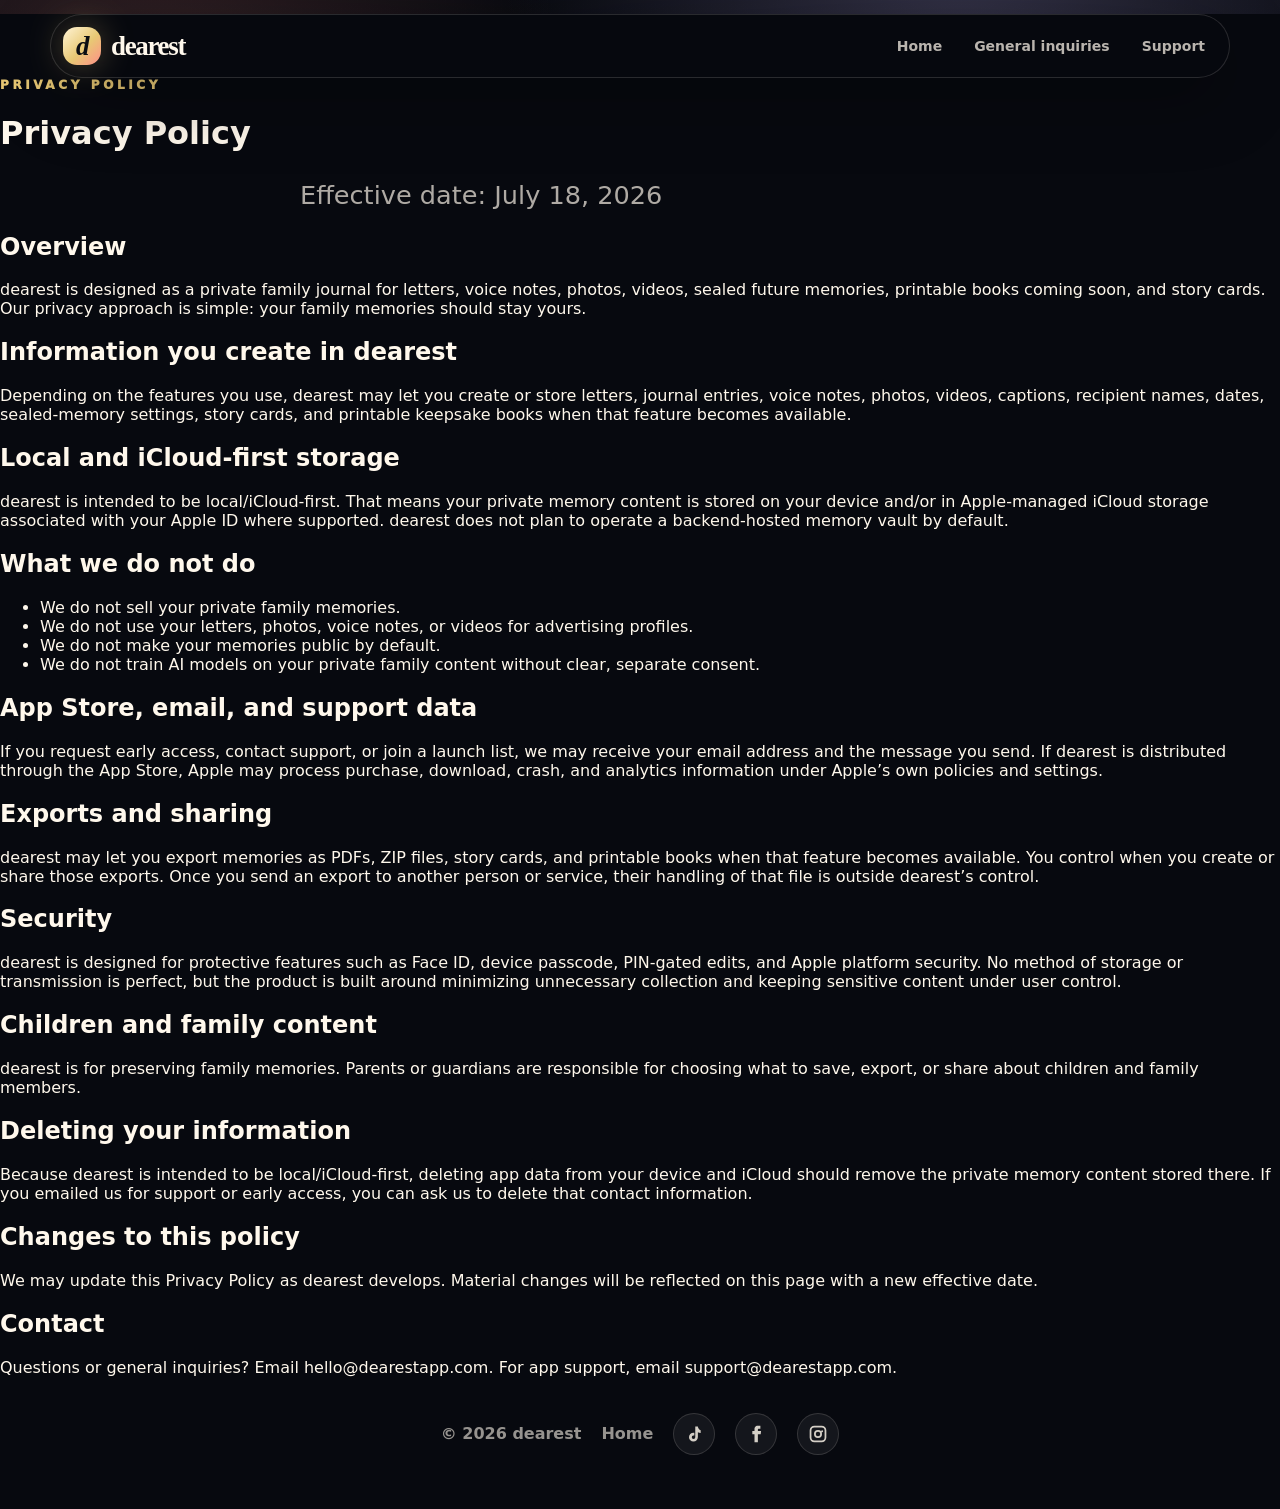
<file: privacy.html>
<!doctype html>
<html lang="en">
<head>
  <meta charset="utf-8" />
  <meta name="viewport" content="width=device-width, initial-scale=1, viewport-fit=cover" />
  <title>Privacy Policy — dearest</title>
  <meta name="description" content="Privacy Policy for dearest, a private family journal app." />
  <meta name="theme-color" content="#0b141d" />
  <link rel="canonical" href="https://dearestapp.com/privacy" />
  <link rel="stylesheet" href="./styles.css?v=29" />
  <link rel="icon" href="./assets/icon-192.png" type="image/png" />
</head>
<body class="policy-page">
  <header class="site-header">
    <a class="brand" href="/"><span class="brand-mark">d</span><span>dearest</span></a>
    <nav><a href="/">Home</a><a href="mailto:hello@dearestapp.com">General inquiries</a><a href="mailto:support@dearestapp.com">Support</a></nav>
  </header>

  <main class="policy-wrap">
    <p class="eyebrow">PRIVACY POLICY</p>
    <h1>Privacy Policy</h1>
    <p class="lead">Effective date: July 18, 2026</p>

    <section>
      <h2>Overview</h2>
      <p>dearest is designed as a private family journal for letters, voice notes, photos, videos, sealed future memories, printable books coming soon, and story cards. Our privacy approach is simple: your family memories should stay yours.</p>
    </section>

    <section>
      <h2>Information you create in dearest</h2>
      <p>Depending on the features you use, dearest may let you create or store letters, journal entries, voice notes, photos, videos, captions, recipient names, dates, sealed-memory settings, story cards, and printable keepsake books when that feature becomes available.</p>
    </section>

    <section>
      <h2>Local and iCloud-first storage</h2>
      <p>dearest is intended to be local/iCloud-first. That means your private memory content is stored on your device and/or in Apple-managed iCloud storage associated with your Apple ID where supported. dearest does not plan to operate a backend-hosted memory vault by default.</p>
    </section>

    <section>
      <h2>What we do not do</h2>
      <ul>
        <li>We do not sell your private family memories.</li>
        <li>We do not use your letters, photos, voice notes, or videos for advertising profiles.</li>
        <li>We do not make your memories public by default.</li>
        <li>We do not train AI models on your private family content without clear, separate consent.</li>
      </ul>
    </section>

    <section>
      <h2>App Store, email, and support data</h2>
      <p>If you request early access, contact support, or join a launch list, we may receive your email address and the message you send. If dearest is distributed through the App Store, Apple may process purchase, download, crash, and analytics information under Apple’s own policies and settings.</p>
    </section>

    <section>
      <h2>Exports and sharing</h2>
      <p>dearest may let you export memories as PDFs, ZIP files, story cards, and printable books when that feature becomes available. You control when you create or share those exports. Once you send an export to another person or service, their handling of that file is outside dearest’s control.</p>
    </section>

    <section>
      <h2>Security</h2>
      <p>dearest is designed for protective features such as Face ID, device passcode, PIN-gated edits, and Apple platform security. No method of storage or transmission is perfect, but the product is built around minimizing unnecessary collection and keeping sensitive content under user control.</p>
    </section>

    <section>
      <h2>Children and family content</h2>
      <p>dearest is for preserving family memories. Parents or guardians are responsible for choosing what to save, export, or share about children and family members.</p>
    </section>

    <section>
      <h2>Deleting your information</h2>
      <p>Because dearest is intended to be local/iCloud-first, deleting app data from your device and iCloud should remove the private memory content stored there. If you emailed us for support or early access, you can ask us to delete that contact information.</p>
    </section>

    <section>
      <h2>Changes to this policy</h2>
      <p>We may update this Privacy Policy as dearest develops. Material changes will be reflected on this page with a new effective date.</p>
    </section>

    <section>
      <h2>Contact</h2>
      <p>Questions or general inquiries? Email <a href="mailto:hello@dearestapp.com">hello@dearestapp.com</a>. For app support, email <a href="mailto:support@dearestapp.com">support@dearestapp.com</a>.</p>
    </section>
  </main>

  <footer>
    <span>© 2026 dearest</span>
    <a href="/">Home</a>
    <a class="social-icon" href="https://www.tiktok.com/@dearest.app" target="_blank" rel="noopener noreferrer" aria-label="dearest on TikTok">
      <svg viewBox="0 0 24 24" aria-hidden="true" focusable="false">
        <path d="M16.6 3c.34 2.15 1.52 3.74 3.4 4.58v3.14a8.1 8.1 0 0 1-3.34-.9v5.84c0 3.18-2.23 5.34-5.35 5.34A5.24 5.24 0 0 1 6 15.78c0-3.05 2.32-5.26 5.46-5.26.34 0 .66.03.97.1v3.2a3.16 3.16 0 0 0-.95-.14 2.02 2.02 0 0 0-2.15 2.1 2.05 2.05 0 0 0 2.08 2.1c1.3 0 2.1-.84 2.1-2.28V3h3.09Z" />
      </svg>
    </a>
    <a class="social-icon" href="https://www.facebook.com/share/1ZGAxeryWf/" target="_blank" rel="noopener noreferrer" aria-label="dearest on Facebook">
      <svg viewBox="0 0 24 24" aria-hidden="true" focusable="false">
        <path d="M14.25 8.4V6.72c0-.74.5-.91.85-.91h2.16V2.12L14.27 2.1c-3.32 0-4.07 2.48-4.07 4.07V8.4H7.58v3.82h2.62V22h4.05v-9.78h3.38l.45-3.82h-3.83Z" />
      </svg>
    </a>
    <a class="social-icon" href="https://www.instagram.com/thedearestapp" target="_blank" rel="noopener noreferrer" aria-label="dearest on Instagram">
      <svg viewBox="0 0 24 24" aria-hidden="true" focusable="false">
        <path d="M7.7 2h8.6A5.7 5.7 0 0 1 22 7.7v8.6a5.7 5.7 0 0 1-5.7 5.7H7.7A5.7 5.7 0 0 1 2 16.3V7.7A5.7 5.7 0 0 1 7.7 2Zm0 2.1a3.6 3.6 0 0 0-3.6 3.6v8.6a3.6 3.6 0 0 0 3.6 3.6h8.6a3.6 3.6 0 0 0 3.6-3.6V7.7a3.6 3.6 0 0 0-3.6-3.6H7.7Zm4.3 3.1a4.8 4.8 0 1 1 0 9.6 4.8 4.8 0 0 1 0-9.6Zm0 2.1a2.7 2.7 0 1 0 0 5.4 2.7 2.7 0 0 0 0-5.4Zm5-1.85a1.15 1.15 0 1 1 0 2.3 1.15 1.15 0 0 1 0-2.3Z" />
      </svg>
    </a>
  </footer>
</body>
</html>
</file>
<file: styles.css>
:root{
  color-scheme: dark;
  --bg:#07090f;
  --ink:#fff8ec;
  --muted:rgba(255,248,236,.68);
  --soft:rgba(255,248,236,.1);
  --line:rgba(255,248,236,.14);
  --gold:#e8c874;
  --rose:#ff8f88;
  --lilac:#c5b8ff;
  --cream:#f6ead4;
  --cream-ink:#1b1720;
  --cream-muted:rgba(27,23,32,.62);
  --radius:32px;
  --shadow:0 34px 100px rgba(0,0,0,.44);
}
*{box-sizing:border-box}
html{background:var(--bg);scroll-behavior:smooth}
body{margin:0;min-height:100%;font-family:-apple-system,BlinkMacSystemFont,"SF Pro Text",Inter,system-ui,sans-serif;background:var(--bg);color:var(--ink);overflow-x:hidden}
body::before{content:"";position:fixed;inset:0;pointer-events:none;z-index:-2;background:radial-gradient(circle at 75% -5%,rgba(197,184,255,.24),transparent 34%),radial-gradient(circle at 12% 12%,rgba(255,143,136,.19),transparent 30%),linear-gradient(180deg,#07090f 0%,#0b1018 48%,#07090f 100%)}
.page-glow{position:fixed;inset:0;pointer-events:none;z-index:-1;opacity:.34;background-image:linear-gradient(rgba(255,255,255,.04) 1px,transparent 1px),linear-gradient(90deg,rgba(255,255,255,.04) 1px,transparent 1px);background-size:54px 54px;mask-image:linear-gradient(to bottom,#000,rgba(0,0,0,.22) 62%,transparent)}
a{color:inherit;text-decoration:none}img{display:block;max-width:100%}
.site-header{position:sticky;top:14px;z-index:50;width:min(1180px,calc(100% - 24px));margin:14px auto 0;padding:10px 10px 10px 12px;border:1px solid var(--line);border-radius:999px;background:rgba(7,9,15,.74);backdrop-filter:blur(18px);display:flex;align-items:center;justify-content:space-between;box-shadow:0 22px 70px rgba(0,0,0,.3)}
.brand{display:flex;align-items:center;gap:10px;font-family:Georgia,"New York",serif;font-size:27px;font-weight:800;letter-spacing:-.05em;line-height:1}.brand-mark{display:grid;place-items:center;width:38px;height:38px;border-radius:14px;background:linear-gradient(135deg,#fff4d6,var(--gold) 55%,var(--rose));color:#0b0d12;font-style:italic;box-shadow:0 0 34px rgba(232,200,116,.33)}
nav{display:flex;align-items:center;gap:4px}nav a{min-height:42px;display:inline-flex;align-items:center;padding:0 14px;border-radius:999px;color:rgba(255,248,236,.72);font-size:14px;font-weight:800}.nav-cta,nav a:hover{background:rgba(255,255,255,.08);color:var(--ink);border:1px solid rgba(255,255,255,.06)}
.section-shell{width:min(1180px,calc(100% - 32px));margin:0 auto}.dark-section{position:relative}.eyebrow{margin:0 0 16px;color:var(--gold);font-size:12px;line-height:1.2;font-weight:950;letter-spacing:.3em;text-transform:uppercase}.hero h1,.section-intro h2,.problem-band h2,.approach h2,.showcase h2,.trust h2,.final-cta h2{font-family:Georgia,"New York",serif;margin:0;letter-spacing:-.075em;line-height:1.06;text-wrap:balance}.hero{min-height:calc(100svh - 76px);padding:clamp(72px,11vw,142px) 0 54px;display:grid;place-items:center;text-align:center;isolation:isolate}.hero-content{position:relative;z-index:2;max-width:930px}.hero h1{font-size:clamp(64px,10.8vw,154px);background:linear-gradient(110deg,#fffdf7 0%,#ffe2c5 43%,#cfc3ff 76%,#8ed6ff 100%);-webkit-background-clip:text;color:transparent}.lead{max-width:680px;margin:26px auto 0;color:var(--muted);font-size:clamp(19px,2vw,27px);line-height:1.36}.actions{display:flex;justify-content:center;gap:12px;flex-wrap:wrap;margin-top:34px}.primary,.secondary,.policy-link{min-height:56px;display:inline-flex;align-items:center;justify-content:center;padding:0 24px;border-radius:999px;font-weight:950}.primary{background:linear-gradient(135deg,#fff4c7,var(--gold) 42%,var(--rose));color:#090d14;box-shadow:0 20px 54px rgba(255,143,136,.24)}.disabled-cta{cursor:default}.secondary,.policy-link{border:1px solid var(--line);background:rgba(255,255,255,.06)}
.ambient-cards{position:absolute;inset:0;overflow:hidden;z-index:0}.memory-card{position:absolute;width:min(280px,42vw);padding:17px;border:1px solid rgba(255,255,255,.13);border-radius:24px;background:rgba(15,20,31,.58);backdrop-filter:blur(12px);box-shadow:var(--shadow);text-align:left}.memory-card span{display:block;color:var(--gold);font-size:11px;font-weight:950;letter-spacing:.18em;text-transform:uppercase}.memory-card strong{display:block;margin-top:8px;font-family:Georgia,"New York",serif;font-size:25px;letter-spacing:-.04em}.memory-card small{display:block;margin-top:8px;color:rgba(255,248,236,.62);font-weight:750;line-height:1.35}.card-birthday{left:4%;top:18%;transform:rotate(-7deg)}.card-letter{right:3%;top:22%;transform:rotate(6deg)}.card-voice{display:none}.hero-proof{position:relative;z-index:3;margin-top:72px;width:min(820px,100%);color:rgba(255,248,236,.58)}.hero-proof span{font-weight:900}.hero-proof ul{list-style:none;margin:15px 0 0;padding:0;display:flex;justify-content:center;gap:10px;flex-wrap:wrap}.hero-proof li{padding:9px 12px;border:1px solid var(--line);border-radius:999px;background:rgba(255,255,255,.045);font-weight:850;color:rgba(255,248,236,.76)}
.moments{padding:98px 0 120px}.section-intro{max-width:760px}.section-intro h2{font-size:clamp(48px,7.4vw,104px)}.section-intro p{margin:24px 0 0;color:var(--muted);font-size:clamp(18px,1.8vw,24px);line-height:1.42}.moment-grid{margin-top:38px;display:grid;grid-template-columns:1fr 1fr;gap:18px}.moment-panel{min-height:470px;padding:26px;border:1px solid var(--line);border-radius:var(--radius);background:linear-gradient(145deg,rgba(255,255,255,.085),rgba(255,255,255,.035));box-shadow:var(--shadow);overflow:hidden;display:grid;align-content:space-between;gap:24px}.panel-large{grid-column:1/-1;grid-template-columns:.8fr 1.2fr;align-items:center}.moment-panel h3{font-family:Georgia,"New York",serif;margin:0;font-size:clamp(32px,4.6vw,70px);line-height:1.12;letter-spacing:-.06em}.moment-panel p:not(.eyebrow){color:var(--muted)}.moment-panel img{width:100%;border-radius:26px;border:1px solid rgba(255,255,255,.12);box-shadow:0 24px 72px rgba(0,0,0,.38);object-fit:cover}.moment-panel:not(.panel-large) img{max-height:540px}.problem-band{position:relative;overflow:hidden;background:linear-gradient(120deg,#241a43 0%,#7b4856 48%,#ecd3a4 100%);color:#fff;padding:clamp(86px,12vw,154px) 0}.problem-band::before{content:"";position:absolute;inset:0;background:radial-gradient(circle at 20% 0%,rgba(255,255,255,.26),transparent 32%),radial-gradient(circle at 84% 74%,rgba(0,0,0,.24),transparent 36%)}.problem-inner{position:relative;width:min(1180px,calc(100% - 32px));margin:0 auto;display:grid;grid-template-columns:1.2fr .8fr;gap:40px;align-items:end}.problem-band h2{font-size:clamp(50px,7.6vw,112px)}.problem-band p{margin:0;color:rgba(255,255,255,.78);font-size:clamp(19px,2vw,27px);line-height:1.35}.light-section{background:var(--cream);color:var(--cream-ink)}.approach{padding:clamp(84px,10vw,136px) 0}.approach-inner{width:min(1180px,calc(100% - 32px));margin:0 auto}.approach .eyebrow{color:#8a5b31}.approach .section-intro p{color:var(--cream-muted)}.approach-grid{margin-top:42px;display:grid;grid-template-columns:repeat(3,1fr);gap:16px}.approach-card{min-height:300px;padding:24px;border:1px solid rgba(27,23,32,.12);border-radius:28px;background:rgba(255,255,255,.52);box-shadow:0 24px 70px rgba(60,39,20,.09)}.approach-card span{display:inline-flex;margin-bottom:60px;color:#9b6b39;font-weight:950;letter-spacing:.12em}.approach-card h3,.trust-card h3{font-family:Georgia,"New York",serif;margin:0;font-size:34px;line-height:1.08;letter-spacing:-.05em}.approach-card p{color:var(--cream-muted);font-size:18px;line-height:1.45}.showcase{padding:120px 0;display:grid;grid-template-columns:.84fr 1.16fr;gap:48px;align-items:center}.showcase h2,.trust h2,.final-cta h2{font-size:clamp(48px,7.4vw,104px)}.showcase p,.trust-card p,.final-cta p{color:var(--muted);font-size:20px;line-height:1.45}.device-stack{position:relative;min-height:640px;overflow:hidden;border-radius:48px;background:radial-gradient(circle at 52% 18%,rgba(232,200,116,.18),transparent 34%),rgba(255,255,255,.035);border:1px solid rgba(255,255,255,.09);box-shadow:var(--shadow)}.device-stack::before{content:"";position:absolute;inset:18px;border-radius:38px;border:1px solid rgba(255,255,255,.07);background:linear-gradient(180deg,rgba(255,255,255,.06),rgba(255,255,255,.015))}.device-stack::after{content:"Private. Polished. Yours.";position:absolute;left:28px;bottom:28px;z-index:5;padding:13px 16px;border:1px solid rgba(255,255,255,.13);border-radius:999px;background:rgba(10,14,22,.76);backdrop-filter:blur(12px);color:rgba(255,248,236,.86);font-weight:950;letter-spacing:-.02em;box-shadow:0 24px 80px rgba(0,0,0,.34)}.device-stack img{position:absolute;border-radius:34px;border:1px solid rgba(255,255,255,.14);box-shadow:0 34px 100px rgba(0,0,0,.46);object-fit:cover}.device-main{width:min(440px,78%);right:8%;top:8%;z-index:2}.device-echo{width:min(330px,52%);left:8%;bottom:7%;z-index:1;opacity:.72;filter:saturate(.9) brightness(.78)}.trust{padding:112px 0}.trust-head{max-width:780px}.trust-grid{margin-top:38px;display:grid;grid-template-columns:repeat(4,1fr);gap:14px}.trust-card{min-height:250px;padding:22px;border:1px solid var(--line);border-radius:28px;background:rgba(255,255,255,.055)}.trust-card p{font-size:17px}.policy-link{margin-top:22px}.final-cta{padding:90px 0 72px;display:grid;grid-template-columns:.86fr 1.14fr;gap:38px;align-items:center}.final-copy{max-width:620px}.final-image{border-radius:34px;border:1px solid var(--line);box-shadow:var(--shadow)}footer{width:min(1180px,calc(100% - 32px));margin:0 auto 34px;padding:20px;display:flex;gap:20px;justify-content:center;align-items:center;flex-wrap:wrap;color:rgba(255,248,236,.58);font-weight:800}.social-icon{width:42px;height:42px;display:inline-grid;place-items:center;border:1px solid var(--line);border-radius:999px;background:rgba(255,255,255,.055);color:rgba(255,248,236,.82);transition:transform .18s ease,background .18s ease,color .18s ease}.social-icon:hover{transform:translateY(-1px);background:rgba(255,255,255,.1);color:var(--ink)}.social-icon svg{width:20px;height:20px;display:block;fill:currentColor}
.reveal{opacity:1;transform:translateY(0)}.motion-ready .reveal{opacity:1;transform:translate3d(0,14px,0);transition:transform .72s cubic-bezier(.22,.61,.36,1);will-change:transform}.motion-ready .reveal.is-visible{opacity:1;transform:translate3d(0,0,0)}.motion-ready .memory-card{transition:transform .18s linear;will-change:transform}.motion-ready .card-birthday{transform:translate3d(0,calc(var(--scroll,0) * -20px),0) rotate(-7deg)}.motion-ready .card-letter{transform:translate3d(0,calc(var(--scroll,0) * 18px),0) rotate(6deg)}.motion-ready .card-voice{transform:translate3d(-50%,calc((var(--scroll,0) * -14px) + var(--float-y,0px)),0) rotate(-2deg)}.motion-ready .moment-panel img,.motion-ready .device-stack img,.motion-ready .final-image{transform:translate3d(0,var(--float-y,0px),0);transition:transform .12s linear;will-change:transform}.motion-ready .device-echo{transform:translate3d(0,calc(var(--float-y,0px) * .45),0)}
.hero-app-icon{width:94px;height:94px;display:block;margin:0 auto 18px;border-radius:25px;object-fit:cover;box-shadow:0 0 54px rgba(232,200,116,.32),0 24px 80px rgba(0,0,0,.34)}.panel-large img{max-height:620px;object-position:top center}.moment-panel:not(.panel-large) img{height:520px;object-fit:cover;object-position:top center}.final-image{width:100%;object-fit:cover;object-position:center}.device-main,.device-echo{object-position:top center}.moment-panel img{background:#09101a}.panel-large img{height:620px;max-height:620px;object-fit:cover;object-position:50% 24%}.moment-panel:not(.panel-large) img{height:560px;max-height:none;object-fit:contain;object-position:center;background:linear-gradient(180deg,#0b121d,#070a10)}.device-main,.device-echo{object-fit:cover;object-position:top center}.final-image{max-height:720px}.wordmark-only{font-family:Georgia,"New York",serif;font-size:34px;font-weight:900;letter-spacing:-.075em;line-height:1;background:linear-gradient(135deg,#fff9e8 0%,#e8c874 38%,#162233 72%,#d7bd7b 100%);-webkit-background-clip:text;color:transparent;text-shadow:0 18px 48px rgba(232,200,116,.18)}.wordmark-only:hover{color:transparent}html.lenis,html.lenis body{height:auto}.lenis.lenis-smooth{scroll-behavior:auto!important}.lenis.lenis-smooth [data-lenis-prevent]{overscroll-behavior:contain}.lenis.lenis-stopped{overflow:hidden}.lenis.lenis-smooth iframe{pointer-events:none}@media (prefers-reduced-motion:reduce){html{scroll-behavior:auto}.motion-ready .reveal,.motion-ready .memory-card{opacity:1;transform:none!important;transition:none!important}}
@media (max-width:900px){.site-header{position:relative;top:0;border-radius:24px;align-items:flex-start}.brand{font-size:25px}.wordmark-only{font-size:31px}nav{flex-wrap:wrap;justify-content:flex-end;max-width:225px}nav a{min-height:36px;padding:0 10px;font-size:13px}.hero{text-align:left;place-items:end start;padding-top:72px}.hero-content{max-width:100%}.hero h1{font-size:clamp(58px,18vw,92px)}.lead{margin-left:0;margin-right:0}.actions{justify-content:flex-start}.ambient-cards{opacity:.72}.card-birthday{left:-18%;top:7%}.card-letter{right:-22%;top:12%}.card-voice{display:none}.hero-proof ul{justify-content:flex-start}.moments{padding:72px 0}.moment-grid,.panel-large,.problem-inner,.approach-grid,.showcase,.trust-grid,.final-cta{grid-template-columns:1fr}.panel-large{min-height:auto}.moment-panel{min-height:auto;padding:18px}.problem-inner{align-items:start}.approach-card span{margin-bottom:42px}.showcase{padding:76px 0;gap:26px}.device-stack{min-height:560px}.device-main{right:5%;width:82%}.device-echo{left:3%;width:48%}.trust{padding:76px 0}.final-cta{padding:76px 0 62px}.site-header,.section-shell,.problem-inner,.approach-inner,footer{width:calc(100% - 24px)}}
@media (max-width:560px){.hero{min-height:auto;padding:42px 0 38px}.hero-app-icon{width:76px;height:76px;border-radius:21px;margin-bottom:14px}.moment-panel:not(.panel-large) img{height:auto;max-height:620px;object-fit:contain}.hero h1{font-size:clamp(54px,16.5vw,76px)}.lead,.problem-band p,.showcase p,.final-cta p{font-size:18px}.primary,.secondary{width:100%;min-height:54px}.ambient-cards{display:none}.hero-proof{display:none}.moments{padding:42px 0 86px}.section-intro h2{font-size:clamp(42px,14vw,62px);line-height:1.06}.problem-band h2,.approach h2,.showcase h2,.trust h2,.final-cta h2{font-size:clamp(42px,13vw,66px)}.moment-panel h3{font-size:clamp(32px,10vw,48px)}.moment-panel img{border-radius:22px}.approach{padding:72px 0}.approach-card{min-height:230px}.device-stack{min-height:0;height:auto;padding:0;border-radius:0;overflow:visible;background:transparent;border:0;box-shadow:none}.device-stack::before,.device-stack::after{display:none}.device-stack img{position:relative;border-radius:28px;box-shadow:0 22px 70px rgba(0,0,0,.38)}.device-main{display:block;width:100%;right:auto;top:auto}.device-echo{display:none}.trust-grid{gap:10px}.trust-card{min-height:190px}.final-image{border-radius:24px}.memory-card{width:250px}.card-birthday{left:-42%;top:8%}.card-letter{right:-42%;top:17%}}
</file>
